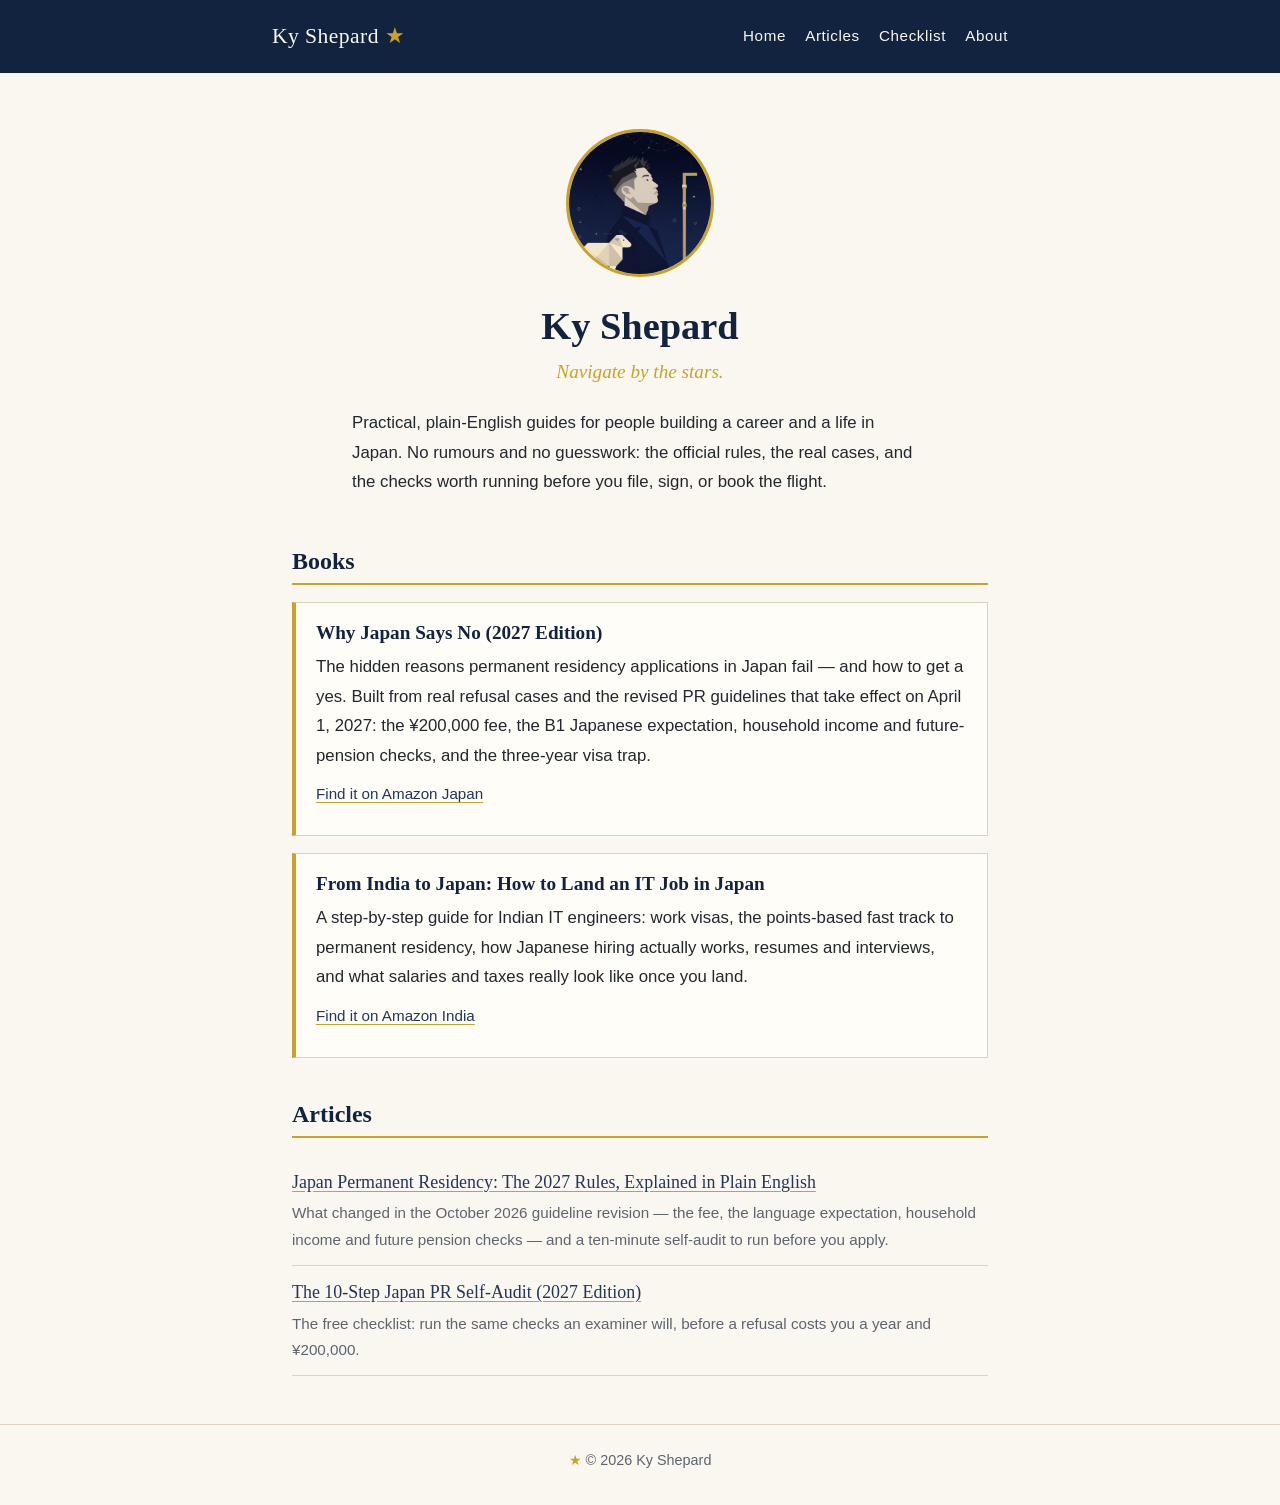
<file: index.html>
<!DOCTYPE html>
<html lang="en">
<head>
<meta charset="utf-8">
<meta name="viewport" content="width=device-width, initial-scale=1">
<title>Ky Shepard — Navigate by the Stars</title>
<meta name="description" content="Ky Shepard writes practical, plain-English guides for people building a career and a life in Japan: visas, permanent residency, and working in Japan.">
<link rel="stylesheet" href="style.css">
</head>
<body>

<header class="site-header">
  <div class="wrap">
    <a class="brand" href="index.html">Ky Shepard <span class="star">★</span></a>
    <nav class="site-nav">
      <a href="index.html">Home</a>
      <a href="index.html#articles">Articles</a>
      <a href="checklist.html">Checklist</a>
      <a href="about.html">About</a>
    </nav>
  </div>
</header>

<main>

  <div class="hero">
    <img class="avatar" src="avatar.webp" alt="Ky Shepard — a shepherd in profile under a starry sky" width="148" height="148">
    <h1>Ky Shepard</h1>
    <p class="tagline">Navigate by the stars.</p>
    <p class="intro">Practical, plain-English guides for people building a career and a life in Japan. No rumours and no guesswork: the official rules, the real cases, and the checks worth running before you file, sign, or book the flight.</p>
  </div>

  <section id="books">
    <h2>Books</h2>

    <div class="book">
      <h3>Why Japan Says No (2027 Edition)</h3>
      <p>The hidden reasons permanent residency applications in Japan fail — and how to get a yes. Built from real refusal cases and the revised PR guidelines that take effect on April 1, 2027: the ¥200,000 fee, the B1 Japanese expectation, household income and future-pension checks, and the three-year visa trap.</p>
      <p class="buy"><a href="https://www.amazon.co.jp/dp/B0HRS49PCQ?tag=kyshepard-22">Find it on Amazon Japan</a></p>
    </div>

    <div class="book">
      <h3>From India to Japan: How to Land an IT Job in Japan</h3>
      <p>A step-by-step guide for Indian IT engineers: work visas, the points-based fast track to permanent residency, how Japanese hiring actually works, resumes and interviews, and what salaries and taxes really look like once you land.</p>
      <p class="buy"><a href="https://www.amazon.in/dp/B0HRRGVN2N">Find it on Amazon India</a></p>
    </div>
  </section>

  <section id="articles">
    <h2>Articles</h2>
    <ul class="article-list">
      <li>
        <a href="japan-pr-2027-rules.html">Japan Permanent Residency: The 2027 Rules, Explained in Plain English</a>
        <span class="desc">What changed in the October 2026 guideline revision — the fee, the language expectation, household income and future pension checks — and a ten-minute self-audit to run before you apply.</span>
      </li>
      <li>
        <a href="checklist.html">The 10-Step Japan PR Self-Audit (2027 Edition)</a>
        <span class="desc">The free checklist: run the same checks an examiner will, before a refusal costs you a year and ¥200,000.</span>
      </li>
    </ul>
  </section>

</main>

<footer class="site-footer">
  <span class="star">★</span> © 2026 Ky Shepard
</footer>

</body>
</html>
</file>
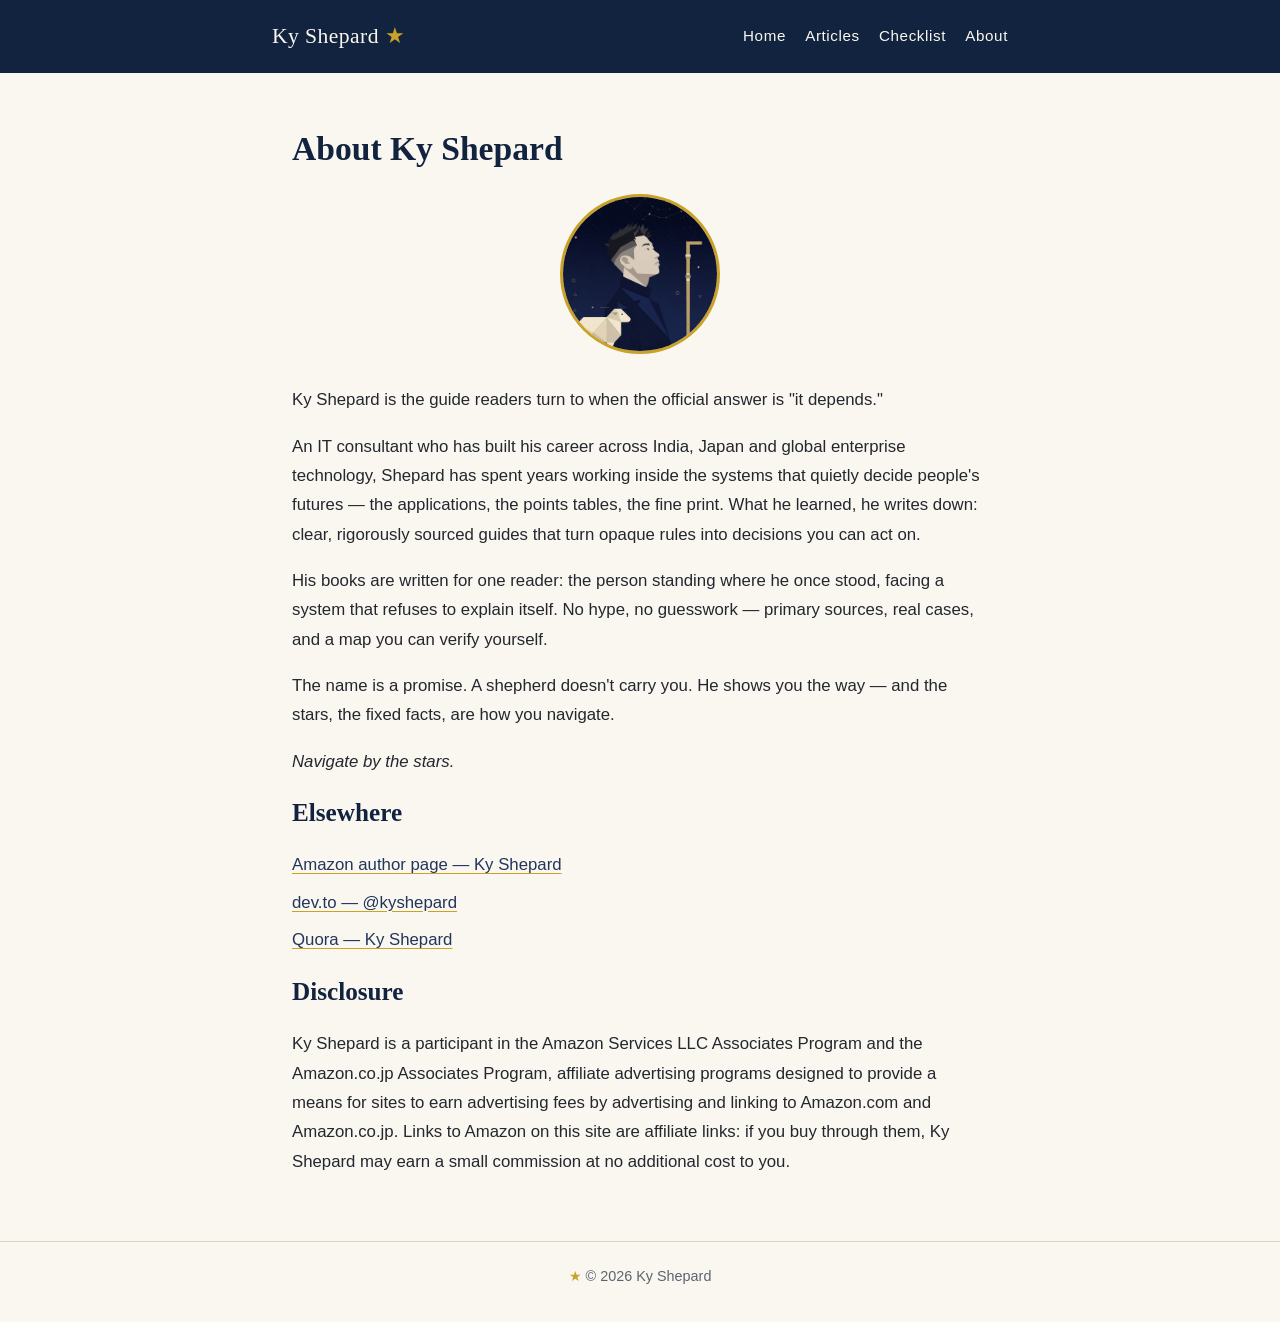
<file: about.html>
<!DOCTYPE html>
<html lang="en">
<head>
<meta charset="utf-8">
<meta name="viewport" content="width=device-width, initial-scale=1">
<title>About — Ky Shepard</title>
<meta name="description" content="Ky Shepard is the guide readers turn to when the official answer is &quot;it depends.&quot;">
<link rel="stylesheet" href="style.css">
</head>
<body>

<header class="site-header">
  <div class="wrap">
    <a class="brand" href="index.html">Ky Shepard <span class="star">★</span></a>
    <nav class="site-nav">
      <a href="index.html">Home</a>
      <a href="index.html#articles">Articles</a>
      <a href="checklist.html">Checklist</a>
      <a href="about.html">About</a>
    </nav>
  </div>
</header>

<main>

  <h1>About Ky Shepard</h1>

  <div class="about-photo">
    <img src="avatar.webp" alt="Ky Shepard — a shepherd in profile under a starry sky" width="160" height="160">
  </div>

  <p>Ky Shepard is the guide readers turn to when the official answer is "it depends."</p>

  <p>An IT consultant who has built his career across India, Japan and global enterprise technology, Shepard has spent years working inside the systems that quietly decide people's futures — the applications, the points tables, the fine print. What he learned, he writes down: clear, rigorously sourced guides that turn opaque rules into decisions you can act on.</p>

  <p>His books are written for one reader: the person standing where he once stood, facing a system that refuses to explain itself. No hype, no guesswork — primary sources, real cases, and a map you can verify yourself.</p>

  <p>The name is a promise. A shepherd doesn't carry you. He shows you the way — and the stars, the fixed facts, are how you navigate.</p>

  <p><em>Navigate by the stars.</em></p>

  <h2>Elsewhere</h2>
  <ul class="profile-links">
    <li><a href="https://www.amazon.com/author/kyshepard">Amazon author page — Ky Shepard</a></li>
    <li><a href="https://dev.to/kyshepard">dev.to — @kyshepard</a></li>
    <li><a href="https://www.quora.com/profile/Ky-Shepard-1">Quora — Ky Shepard</a></li>
  </ul>

  <h2>Disclosure</h2>
  <p class="disclosure">Ky Shepard is a participant in the Amazon Services LLC Associates Program and the Amazon.co.jp Associates Program, affiliate advertising programs designed to provide a means for sites to earn advertising fees by advertising and linking to Amazon.com and Amazon.co.jp. Links to Amazon on this site are affiliate links: if you buy through them, Ky Shepard may earn a small commission at no additional cost to you.</p>

</main>

<footer class="site-footer">
  <span class="star">★</span> © 2026 Ky Shepard
</footer>

</body>
</html>
</file>
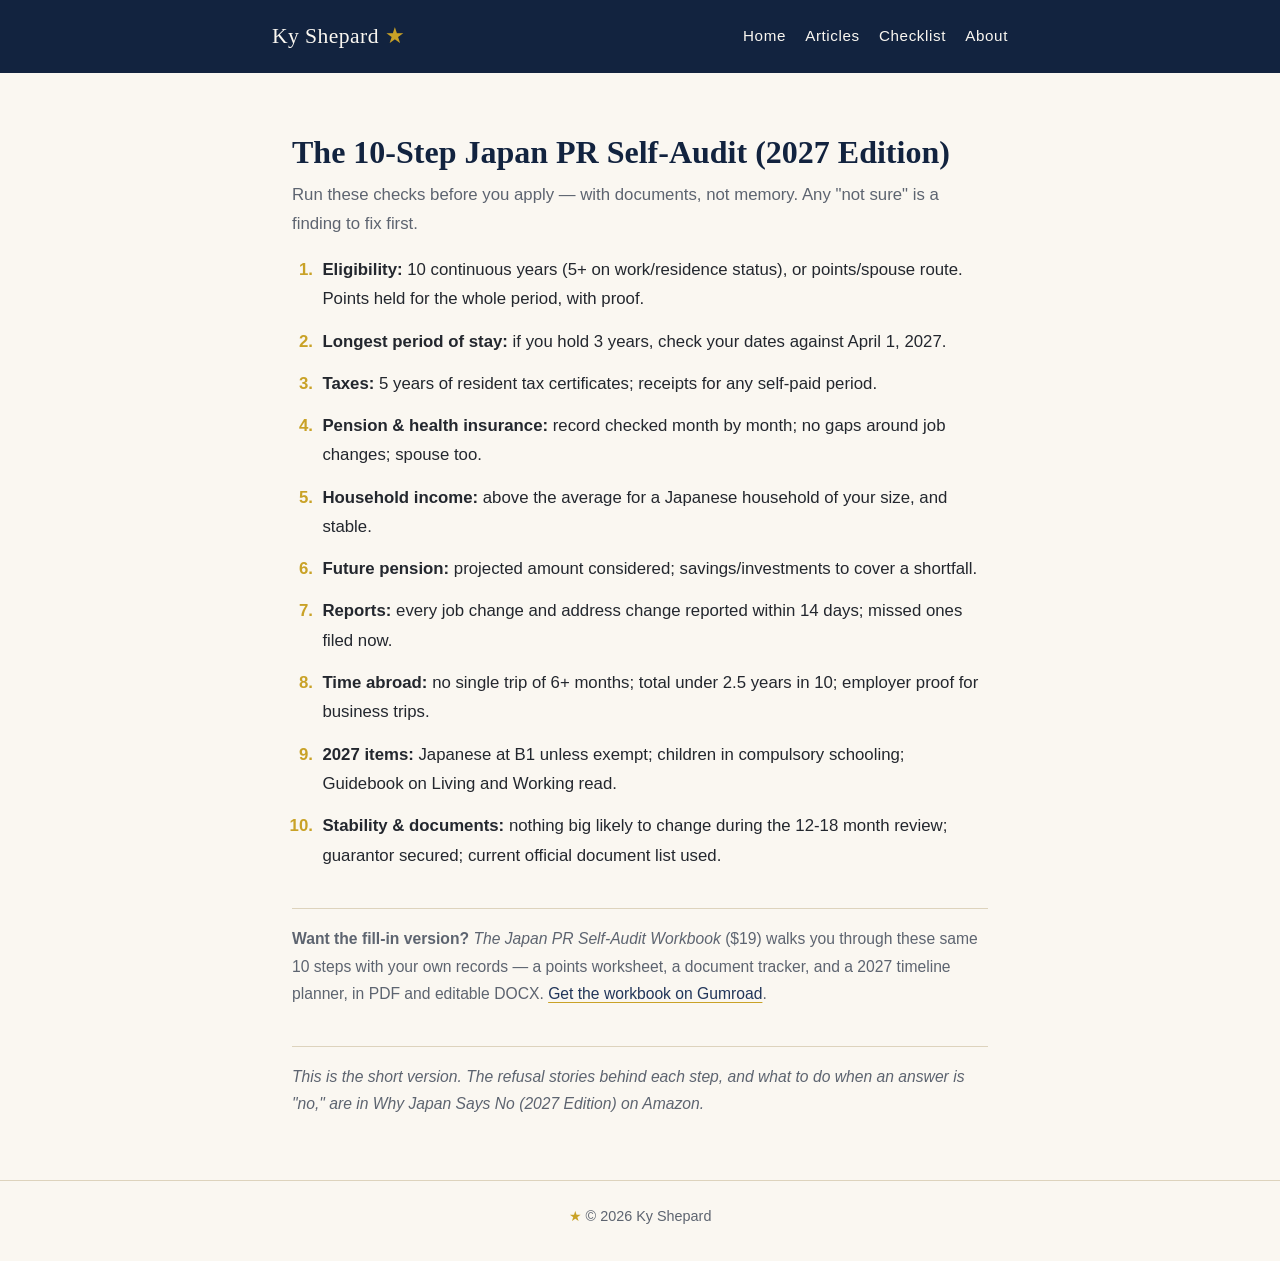
<file: checklist.html>
<!DOCTYPE html>
<html lang="en">
<head>
<meta charset="utf-8">
<meta name="viewport" content="width=device-width, initial-scale=1">
<title>The 10-Step Japan PR Self-Audit (2027 Edition) — Ky Shepard</title>
<meta name="description" content="The free 10-step self-audit for Japan permanent residency, 2027 edition: eligibility, taxes, pension, household income, reports, time abroad and the new 2027 items — the same checks an examiner will run.">
<link rel="stylesheet" href="style.css">
</head>
<body>

<header class="site-header">
  <div class="wrap">
    <a class="brand" href="index.html">Ky Shepard <span class="star">★</span></a>
    <nav class="site-nav">
      <a href="index.html">Home</a>
      <a href="index.html#articles">Articles</a>
      <a href="checklist.html">Checklist</a>
      <a href="about.html">About</a>
    </nav>
  </div>
</header>

<main>
<article>

  <h1>The 10-Step Japan PR Self-Audit (2027 Edition)</h1>

  <p class="standfirst">Run these checks before you apply — with documents, not memory. Any "not sure" is a finding to fix first.</p>

  <ol class="checklist">
    <li><strong>Eligibility:</strong> 10 continuous years (5+ on work/residence status), or points/spouse route. Points held for the whole period, with proof.</li>
    <li><strong>Longest period of stay:</strong> if you hold 3 years, check your dates against April 1, 2027.</li>
    <li><strong>Taxes:</strong> 5 years of resident tax certificates; receipts for any self-paid period.</li>
    <li><strong>Pension &amp; health insurance:</strong> record checked month by month; no gaps around job changes; spouse too.</li>
    <li><strong>Household income:</strong> above the average for a Japanese household of your size, and stable.</li>
    <li><strong>Future pension:</strong> projected amount considered; savings/investments to cover a shortfall.</li>
    <li><strong>Reports:</strong> every job change and address change reported within 14 days; missed ones filed now.</li>
    <li><strong>Time abroad:</strong> no single trip of 6+ months; total under 2.5 years in 10; employer proof for business trips.</li>
    <li><strong>2027 items:</strong> Japanese at B1 unless exempt; children in compulsory schooling; Guidebook on Living and Working read.</li>
    <li><strong>Stability &amp; documents:</strong> nothing big likely to change during the 12-18 month review; guarantor secured; current official document list used.</li>
  </ol>

  <p class="author-note"><strong>Want the fill-in version?</strong> <em>The Japan PR Self-Audit Workbook</em> ($19) walks you through these same 10 steps with your own records — a points worksheet, a document tracker, and a 2027 timeline planner, in PDF and editable DOCX. <a href="https://kyshepard.gumroad.com/l/japan-pr-self-audit-workbook">Get the workbook on Gumroad</a>.</p>

  <p class="author-note"><em>This is the short version. The refusal stories behind each step, and what to do when an answer is "no," are in Why Japan Says No (2027 Edition) on Amazon.</em></p>

</article>
</main>

<footer class="site-footer">
  <span class="star">★</span> © 2026 Ky Shepard
</footer>

</body>
</html>
</file>
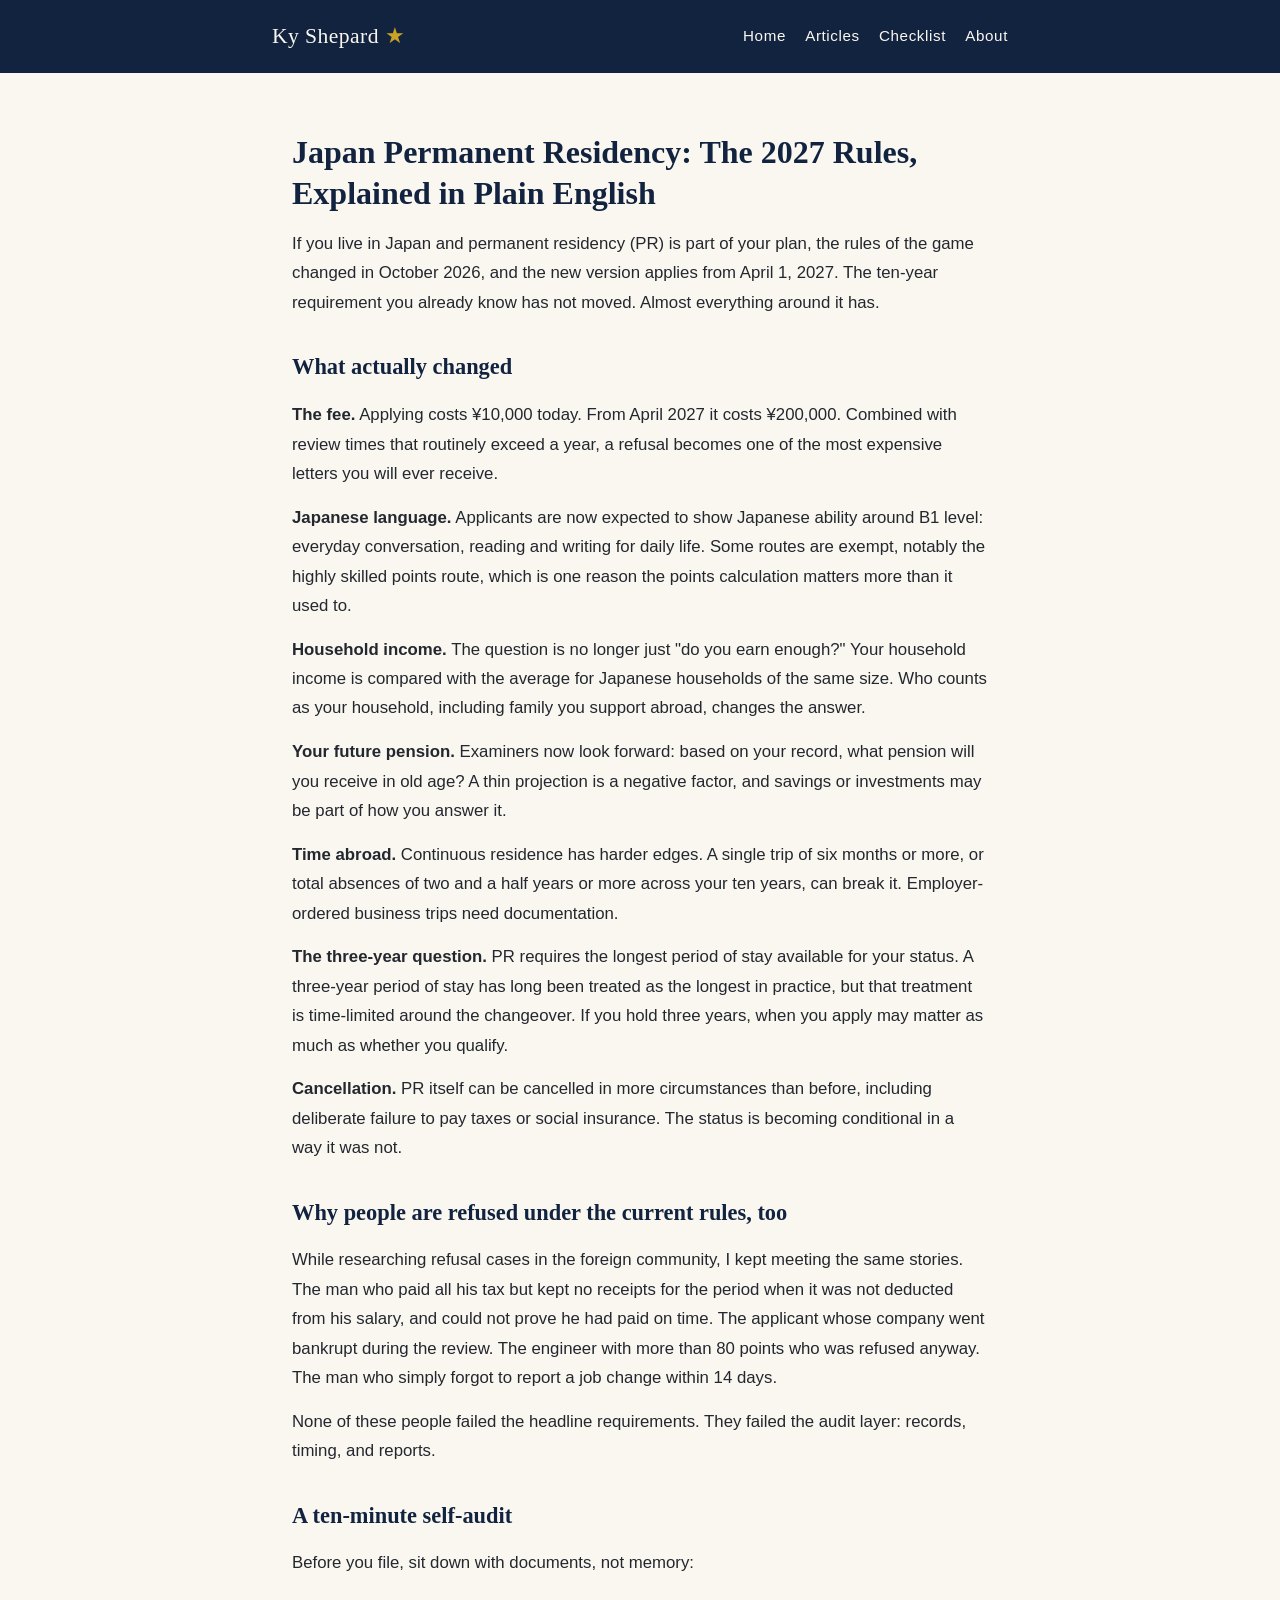
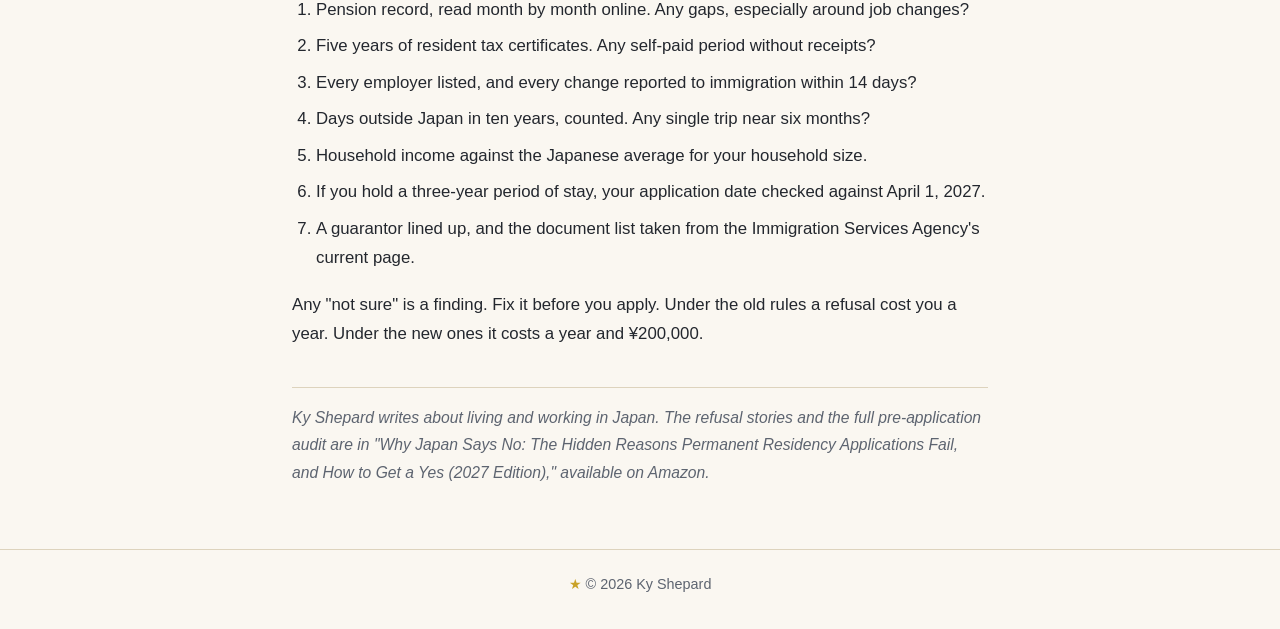
<file: japan-pr-2027-rules.html>
<!DOCTYPE html>
<html lang="en">
<head>
<meta charset="utf-8">
<meta name="viewport" content="width=device-width, initial-scale=1">
<title>Japan Permanent Residency: The 2027 Rules, Explained in Plain English — Ky Shepard</title>
<meta name="description" content="Japan revised its permanent residency guidelines in October 2026. From April 1, 2027: a ¥200,000 fee, a B1 Japanese expectation, household income and future pension checks. What changed, who it affects, and how to audit yourself before you apply.">
<link rel="stylesheet" href="style.css">
</head>
<body>

<header class="site-header">
  <div class="wrap">
    <a class="brand" href="index.html">Ky Shepard <span class="star">★</span></a>
    <nav class="site-nav">
      <a href="index.html">Home</a>
      <a href="index.html#articles">Articles</a>
      <a href="checklist.html">Checklist</a>
      <a href="about.html">About</a>
    </nav>
  </div>
</header>

<main>
<article>

  <h1>Japan Permanent Residency: The 2027 Rules, Explained in Plain English</h1>

  <p>If you live in Japan and permanent residency (PR) is part of your plan, the rules of the game changed in October 2026, and the new version applies from April 1, 2027. The ten-year requirement you already know has not moved. Almost everything around it has.</p>

  <h2>What actually changed</h2>

  <p><strong>The fee.</strong> Applying costs ¥10,000 today. From April 2027 it costs ¥200,000. Combined with review times that routinely exceed a year, a refusal becomes one of the most expensive letters you will ever receive.</p>

  <p><strong>Japanese language.</strong> Applicants are now expected to show Japanese ability around B1 level: everyday conversation, reading and writing for daily life. Some routes are exempt, notably the highly skilled points route, which is one reason the points calculation matters more than it used to.</p>

  <p><strong>Household income.</strong> The question is no longer just "do you earn enough?" Your household income is compared with the average for Japanese households of the same size. Who counts as your household, including family you support abroad, changes the answer.</p>

  <p><strong>Your future pension.</strong> Examiners now look forward: based on your record, what pension will you receive in old age? A thin projection is a negative factor, and savings or investments may be part of how you answer it.</p>

  <p><strong>Time abroad.</strong> Continuous residence has harder edges. A single trip of six months or more, or total absences of two and a half years or more across your ten years, can break it. Employer-ordered business trips need documentation.</p>

  <p><strong>The three-year question.</strong> PR requires the longest period of stay available for your status. A three-year period of stay has long been treated as the longest in practice, but that treatment is time-limited around the changeover. If you hold three years, when you apply may matter as much as whether you qualify.</p>

  <p><strong>Cancellation.</strong> PR itself can be cancelled in more circumstances than before, including deliberate failure to pay taxes or social insurance. The status is becoming conditional in a way it was not.</p>

  <h2>Why people are refused under the current rules, too</h2>

  <p>While researching refusal cases in the foreign community, I kept meeting the same stories. The man who paid all his tax but kept no receipts for the period when it was not deducted from his salary, and could not prove he had paid on time. The applicant whose company went bankrupt during the review. The engineer with more than 80 points who was refused anyway. The man who simply forgot to report a job change within 14 days.</p>

  <p>None of these people failed the headline requirements. They failed the audit layer: records, timing, and reports.</p>

  <h2>A ten-minute self-audit</h2>

  <p>Before you file, sit down with documents, not memory:</p>

  <ol>
    <li>Pension record, read month by month online. Any gaps, especially around job changes?</li>
    <li>Five years of resident tax certificates. Any self-paid period without receipts?</li>
    <li>Every employer listed, and every change reported to immigration within 14 days?</li>
    <li>Days outside Japan in ten years, counted. Any single trip near six months?</li>
    <li>Household income against the Japanese average for your household size.</li>
    <li>If you hold a three-year period of stay, your application date checked against April 1, 2027.</li>
    <li>A guarantor lined up, and the document list taken from the Immigration Services Agency's current page.</li>
  </ol>

  <p>Any "not sure" is a finding. Fix it before you apply. Under the old rules a refusal cost you a year. Under the new ones it costs a year and ¥200,000.</p>

  <p class="author-note"><em>Ky Shepard writes about living and working in Japan. The refusal stories and the full pre-application audit are in "Why Japan Says No: The Hidden Reasons Permanent Residency Applications Fail, and How to Get a Yes (2027 Edition)," available on Amazon.</em></p>

</article>
</main>

<footer class="site-footer">
  <span class="star">★</span> © 2026 Ky Shepard
</footer>

</body>
</html>
</file>
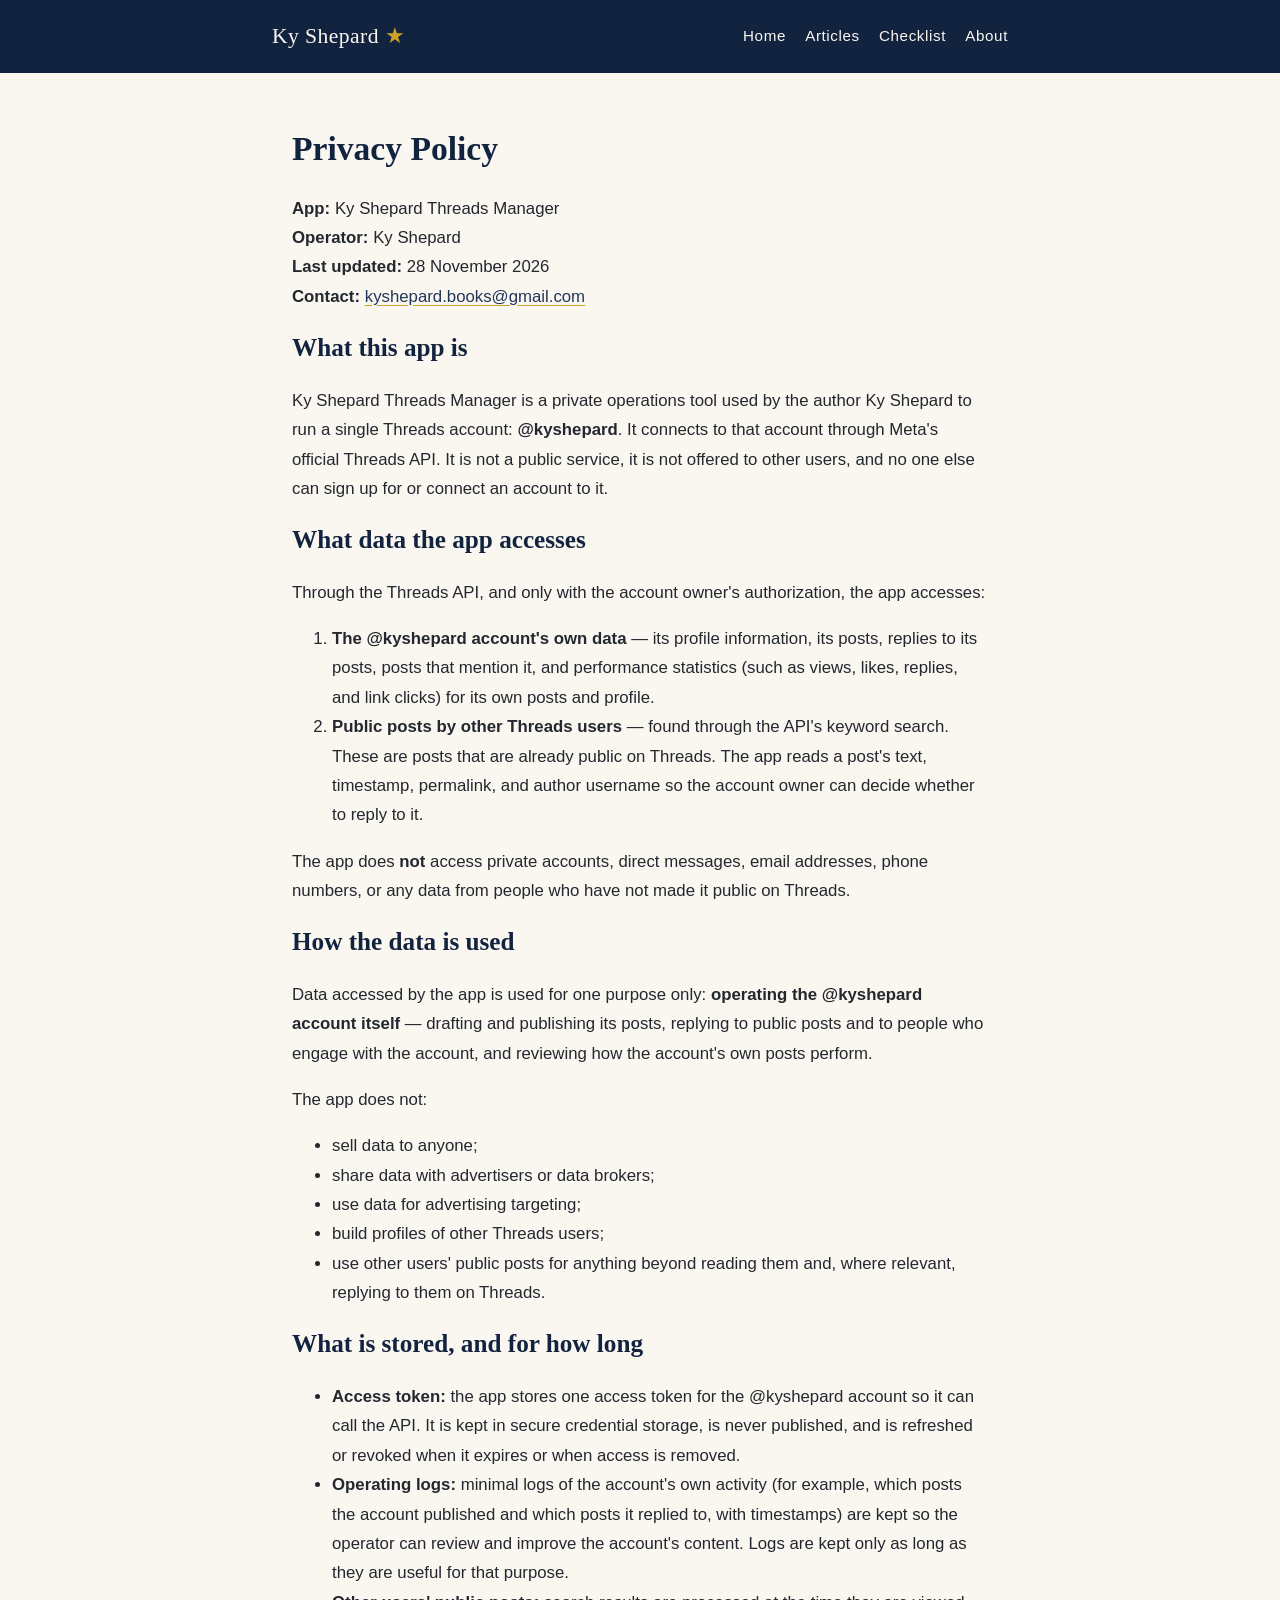
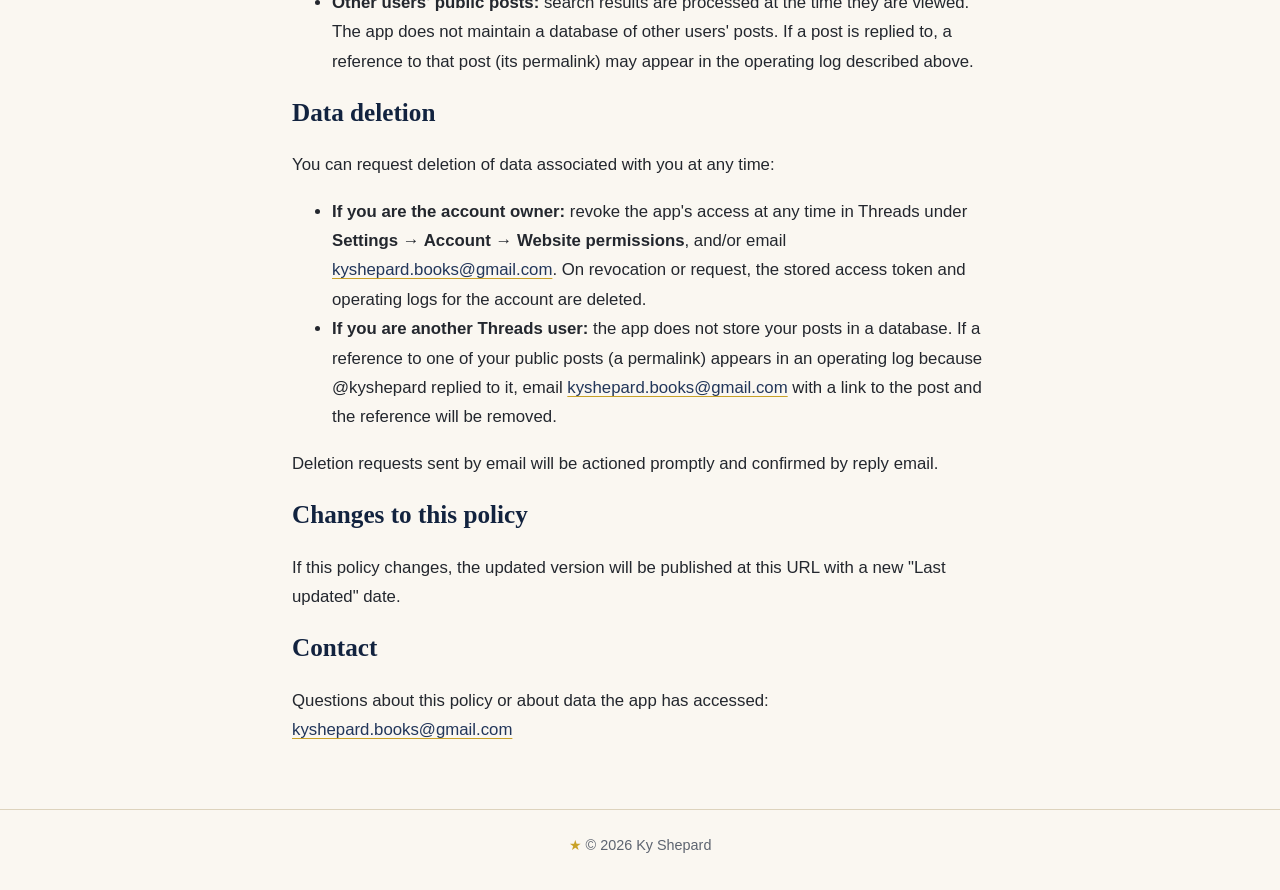
<file: privacy.html>
<!DOCTYPE html>
<html lang="en">
<head>
  <meta charset="utf-8">
  <meta name="viewport" content="width=device-width, initial-scale=1">
  <title>Privacy Policy – Ky Shepard</title>
  <meta name="description" content="Privacy policy for Ky Shepard Threads Manager, including data deletion instructions.">
  <link rel="stylesheet" href="style.css">
</head>
<body>
  <header class="site-header">
    <div class="wrap">
      <a class="brand" href="index.html">Ky Shepard <span class="star">★</span></a>
      <nav class="site-nav" aria-label="Main navigation">
        <a href="index.html">Home</a>
        <a href="index.html#articles">Articles</a>
        <a href="checklist.html">Checklist</a>
        <a href="about.html">About</a>
      </nav>
    </div>
  </header>
  <main class="wrap">
    <h1>Privacy Policy</h1>
    <p><strong>App:</strong> Ky Shepard Threads Manager<br>
    <strong>Operator:</strong> Ky Shepard<br>
    <strong>Last updated:</strong> 28 November 2026<br>
    <strong>Contact:</strong> <a href="mailto:kyshepard.books@gmail.com">kyshepard.books@gmail.com</a></p>

    <h2>What this app is</h2>
    <p>Ky Shepard Threads Manager is a private operations tool used by the author Ky Shepard to run a single Threads account: <strong>@kyshepard</strong>. It connects to that account through Meta's official Threads API. It is not a public service, it is not offered to other users, and no one else can sign up for or connect an account to it.</p>

    <h2>What data the app accesses</h2>
    <p>Through the Threads API, and only with the account owner's authorization, the app accesses:</p>
    <ol>
      <li><strong>The @kyshepard account's own data</strong> — its profile information, its posts, replies to its posts, posts that mention it, and performance statistics (such as views, likes, replies, and link clicks) for its own posts and profile.</li>
      <li><strong>Public posts by other Threads users</strong> — found through the API's keyword search. These are posts that are already public on Threads. The app reads a post's text, timestamp, permalink, and author username so the account owner can decide whether to reply to it.</li>
    </ol>
    <p>The app does <strong>not</strong> access private accounts, direct messages, email addresses, phone numbers, or any data from people who have not made it public on Threads.</p>

    <h2>How the data is used</h2>
    <p>Data accessed by the app is used for one purpose only: <strong>operating the @kyshepard account itself</strong> — drafting and publishing its posts, replying to public posts and to people who engage with the account, and reviewing how the account's own posts perform.</p>
    <p>The app does not:</p>
    <ul>
      <li>sell data to anyone;</li>
      <li>share data with advertisers or data brokers;</li>
      <li>use data for advertising targeting;</li>
      <li>build profiles of other Threads users;</li>
      <li>use other users' public posts for anything beyond reading them and, where relevant, replying to them on Threads.</li>
    </ul>

    <h2>What is stored, and for how long</h2>
    <ul>
      <li><strong>Access token:</strong> the app stores one access token for the @kyshepard account so it can call the API. It is kept in secure credential storage, is never published, and is refreshed or revoked when it expires or when access is removed.</li>
      <li><strong>Operating logs:</strong> minimal logs of the account's own activity (for example, which posts the account published and which posts it replied to, with timestamps) are kept so the operator can review and improve the account's content. Logs are kept only as long as they are useful for that purpose.</li>
      <li><strong>Other users' public posts:</strong> search results are processed at the time they are viewed. The app does not maintain a database of other users' posts. If a post is replied to, a reference to that post (its permalink) may appear in the operating log described above.</li>
    </ul>

    <h2 id="data-deletion">Data deletion</h2>
    <p>You can request deletion of data associated with you at any time:</p>
    <ul>
      <li><strong>If you are the account owner:</strong> revoke the app's access at any time in Threads under <strong>Settings → Account → Website permissions</strong>, and/or email <a href="mailto:kyshepard.books@gmail.com">kyshepard.books@gmail.com</a>. On revocation or request, the stored access token and operating logs for the account are deleted.</li>
      <li><strong>If you are another Threads user:</strong> the app does not store your posts in a database. If a reference to one of your public posts (a permalink) appears in an operating log because @kyshepard replied to it, email <a href="mailto:kyshepard.books@gmail.com">kyshepard.books@gmail.com</a> with a link to the post and the reference will be removed.</li>
    </ul>
    <p>Deletion requests sent by email will be actioned promptly and confirmed by reply email.</p>

    <h2>Changes to this policy</h2>
    <p>If this policy changes, the updated version will be published at this URL with a new "Last updated" date.</p>

    <h2>Contact</h2>
    <p>Questions about this policy or about data the app has accessed: <a href="mailto:kyshepard.books@gmail.com">kyshepard.books@gmail.com</a></p>
  </main>
  <footer class="site-footer">
    <div class="wrap">
      <span class="star">★</span> © 2026 Ky Shepard
    </div>
  </footer>
</body>
</html>
</file>
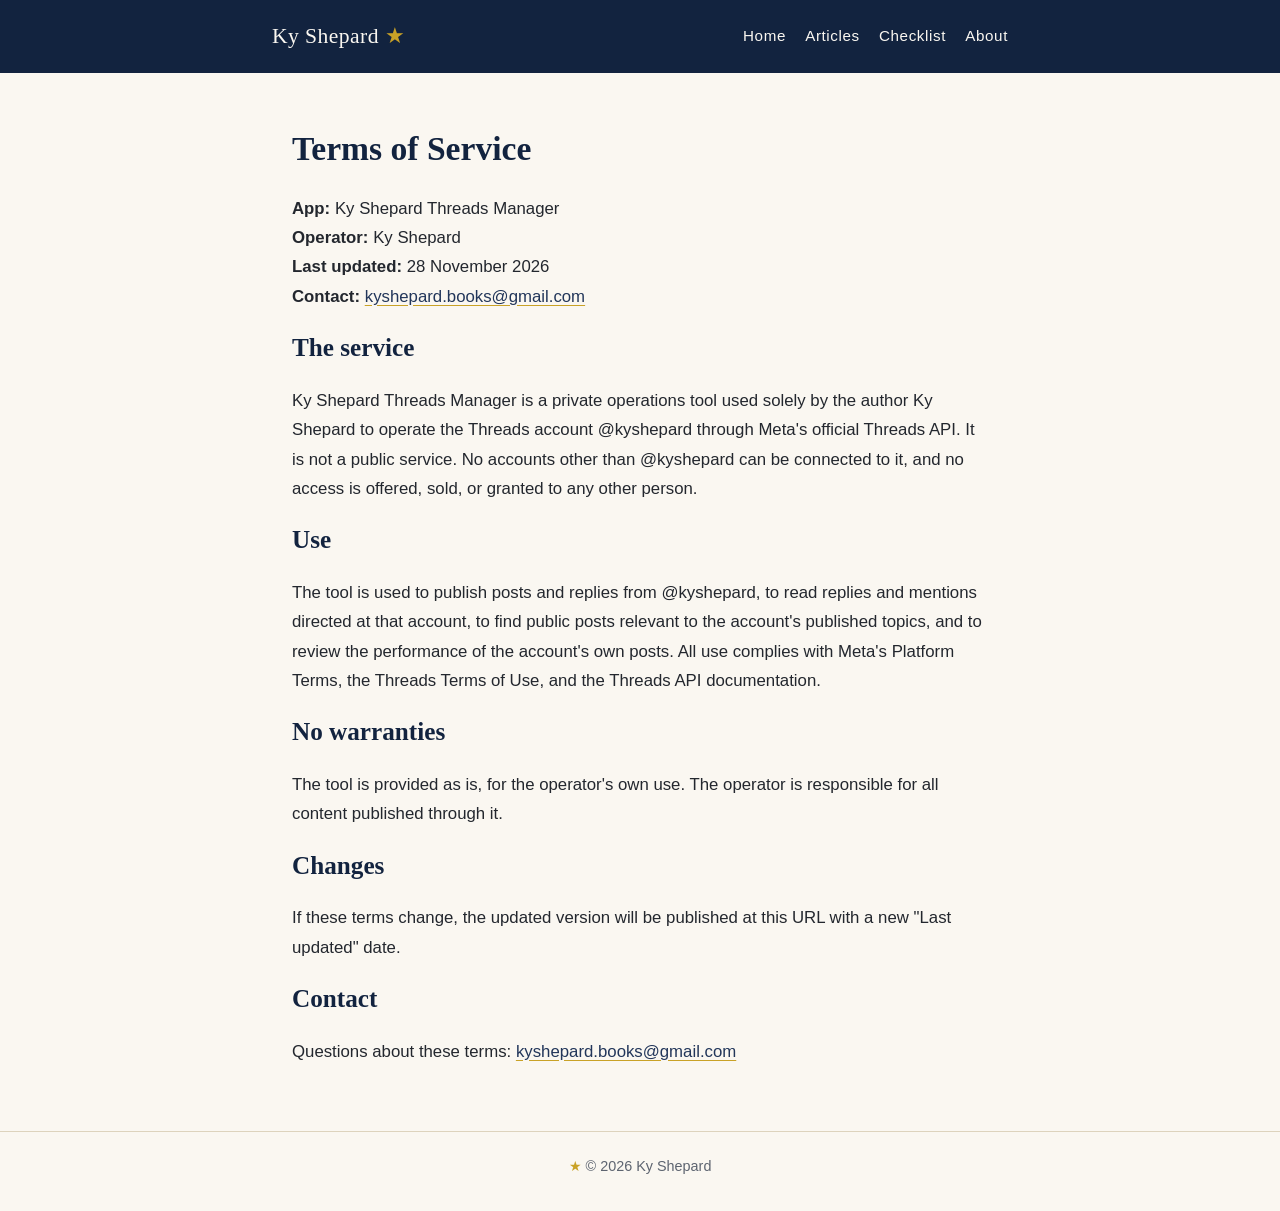
<file: terms.html>
<!DOCTYPE html>
<html lang="en">
<head>
  <meta charset="utf-8">
  <meta name="viewport" content="width=device-width, initial-scale=1">
  <title>Terms of Service – Ky Shepard</title>
  <meta name="description" content="Terms of service for Ky Shepard Threads Manager.">
  <link rel="stylesheet" href="style.css">
</head>
<body>
  <header class="site-header">
    <div class="wrap">
      <a class="brand" href="index.html">Ky Shepard <span class="star">★</span></a>
      <nav class="site-nav" aria-label="Main navigation">
        <a href="index.html">Home</a>
        <a href="index.html#articles">Articles</a>
        <a href="checklist.html">Checklist</a>
        <a href="about.html">About</a>
      </nav>
    </div>
  </header>
  <main class="wrap">
    <h1>Terms of Service</h1>
    <p><strong>App:</strong> Ky Shepard Threads Manager<br>
    <strong>Operator:</strong> Ky Shepard<br>
    <strong>Last updated:</strong> 28 November 2026<br>
    <strong>Contact:</strong> <a href="mailto:kyshepard.books@gmail.com">kyshepard.books@gmail.com</a></p>
    <h2>The service</h2>
    <p>Ky Shepard Threads Manager is a private operations tool used solely by the author Ky Shepard to operate the Threads account @kyshepard through Meta's official Threads API. It is not a public service. No accounts other than @kyshepard can be connected to it, and no access is offered, sold, or granted to any other person.</p>
    <h2>Use</h2>
    <p>The tool is used to publish posts and replies from @kyshepard, to read replies and mentions directed at that account, to find public posts relevant to the account's published topics, and to review the performance of the account's own posts. All use complies with Meta's Platform Terms, the Threads Terms of Use, and the Threads API documentation.</p>
    <h2>No warranties</h2>
    <p>The tool is provided as is, for the operator's own use. The operator is responsible for all content published through it.</p>
    <h2>Changes</h2>
    <p>If these terms change, the updated version will be published at this URL with a new "Last updated" date.</p>
    <h2>Contact</h2>
    <p>Questions about these terms: <a href="mailto:kyshepard.books@gmail.com">kyshepard.books@gmail.com</a></p>
  </main>
  <footer class="site-footer">
    <div class="wrap">
      <span class="star">★</span> © 2026 Ky Shepard
    </div>
  </footer>
</body>
</html>
</file>
<file: style.css>
/* Ky Shepard — Navigate by the stars.
   Deep navy and warm gold on off-white. No scripts, no external assets. */

:root {
  --navy: #12233f;
  --navy-soft: #22365a;
  --gold: #c9a227;
  --gold-soft: #e8d48a;
  --paper: #faf7f1;
  --ink: #23272e;
  --muted: #5d6470;
  --line: #ddd3bd;
}

* {
  box-sizing: border-box;
}

html {
  font-size: 100%;
}

body {
  margin: 0;
  background: var(--paper);
  color: var(--ink);
  font-family: "Helvetica Neue", Helvetica, Arial, "Hiragino Kaku Gothic ProN", sans-serif;
  font-size: 1.05rem;
  line-height: 1.75;
}

h1, h2, h3 {
  font-family: Georgia, "Times New Roman", "Hiragino Mincho ProN", serif;
  color: var(--navy);
  line-height: 1.3;
}

a {
  color: var(--navy-soft);
  text-decoration-color: var(--gold);
  text-underline-offset: 0.18em;
}

a:hover {
  color: var(--navy);
}

/* Header */

.site-header {
  background: var(--navy);
  color: var(--paper);
  padding: 1.1rem 1.25rem;
}

.site-header .wrap {
  max-width: 46rem;
  margin: 0 auto;
  display: flex;
  flex-wrap: wrap;
  align-items: center;
  justify-content: space-between;
  gap: 0.6rem 1.5rem;
}

.brand {
  font-family: Georgia, "Times New Roman", serif;
  font-size: 1.35rem;
  letter-spacing: 0.02em;
  color: var(--paper);
  text-decoration: none;
}

.brand .star {
  color: var(--gold);
}

.site-nav {
  display: flex;
  flex-wrap: wrap;
  gap: 0.4rem 1.2rem;
}

.site-nav a {
  color: var(--paper);
  text-decoration: none;
  font-size: 0.95rem;
  letter-spacing: 0.04em;
}

.site-nav a:hover {
  color: var(--gold-soft);
  text-decoration: underline;
  text-decoration-color: var(--gold);
}

/* Layout */

main {
  max-width: 46rem;
  margin: 0 auto;
  padding: 2rem 1.25rem 3rem;
}

/* Home hero */

.hero {
  text-align: center;
  padding: 1.5rem 0 0.5rem;
}

.hero img.avatar {
  width: 148px;
  height: 148px;
  border-radius: 50%;
  border: 3px solid var(--gold);
  object-fit: cover;
}

.hero h1 {
  font-size: 2.4rem;
  margin: 1rem 0 0.2rem;
}

.tagline {
  font-family: Georgia, "Times New Roman", serif;
  font-style: italic;
  color: var(--gold);
  font-size: 1.2rem;
  margin: 0 0 1.2rem;
}

.intro {
  max-width: 36rem;
  margin: 0 auto;
  text-align: left;
}

/* Sections */

section {
  margin-top: 2.6rem;
}

section > h2 {
  font-size: 1.5rem;
  border-bottom: 2px solid var(--gold);
  padding-bottom: 0.35rem;
  margin-bottom: 1.1rem;
}

/* Books */

.book {
  border: 1px solid var(--line);
  border-left: 4px solid var(--gold);
  background: #fffdf8;
  padding: 1rem 1.25rem;
  margin-bottom: 1.1rem;
}

.book h3 {
  margin: 0.1rem 0 0.4rem;
  font-size: 1.2rem;
}

.book p {
  margin: 0.3rem 0 0.7rem;
}

.book .buy {
  font-size: 0.95rem;
}

/* Articles list */

.article-list {
  list-style: none;
  padding: 0;
  margin: 0;
}

.article-list li {
  padding: 0.7rem 0;
  border-bottom: 1px solid var(--line);
}

.article-list a {
  font-family: Georgia, "Times New Roman", serif;
  font-size: 1.12rem;
}

.article-list .desc {
  display: block;
  color: var(--muted);
  font-size: 0.95rem;
  margin-top: 0.15rem;
}

/* Article body */

article h1 {
  font-size: 2rem;
  margin-bottom: 0.4rem;
}

article .standfirst {
  color: var(--muted);
  font-size: 1.05rem;
  margin-top: 0;
}

article h2 {
  font-size: 1.4rem;
  margin-top: 2.2rem;
}

article p {
  margin: 0.9rem 0;
}

article ol, article ul {
  padding-left: 1.5rem;
}

article li {
  margin: 0.45rem 0;
}

.author-note {
  border-top: 1px solid var(--line);
  margin-top: 2.4rem;
  padding-top: 1rem;
  color: var(--muted);
  font-size: 0.98rem;
}

/* Checklist */

ol.checklist {
  padding-left: 1.6rem;
}

ol.checklist li {
  margin: 0.8rem 0;
  padding-left: 0.3rem;
}

ol.checklist li::marker {
  color: var(--gold);
  font-weight: bold;
}

/* About */

.about-photo {
  text-align: center;
  margin-bottom: 1.4rem;
}

.about-photo img {
  width: 160px;
  height: 160px;
  border-radius: 50%;
  border: 3px solid var(--gold);
  object-fit: cover;
}

.profile-links {
  list-style: none;
  padding: 0;
}

.profile-links li {
  margin: 0.5rem 0;
}

/* Footer */

.site-footer {
  border-top: 1px solid var(--line);
  color: var(--muted);
  font-size: 0.9rem;
  text-align: center;
  padding: 1.4rem 1.25rem 2rem;
}

.site-footer .star {
  color: var(--gold);
}

/* Small screens */

@media (max-width: 560px) {
  .hero h1 {
    font-size: 1.9rem;
  }

  article h1 {
    font-size: 1.6rem;
  }

  .site-header .wrap {
    justify-content: center;
    text-align: center;
  }

  .site-nav {
    justify-content: center;
  }
}
</file>
